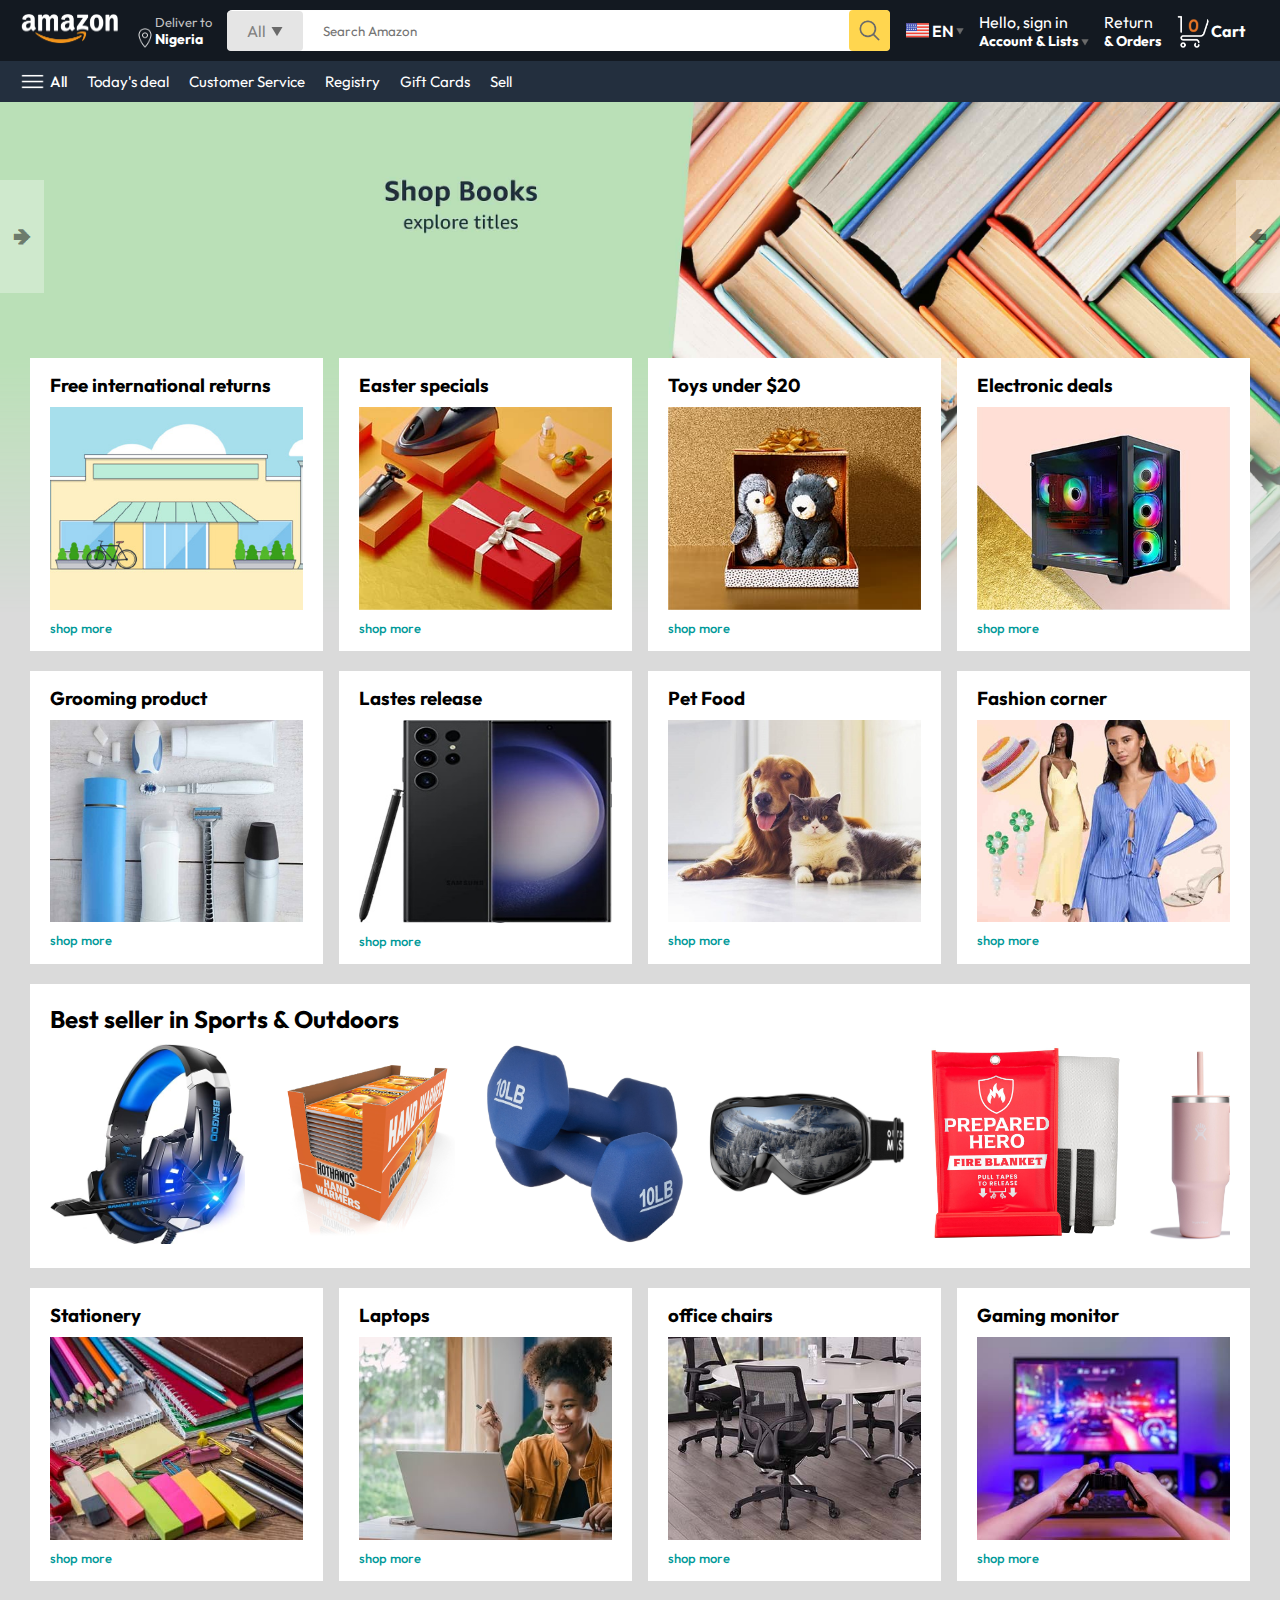
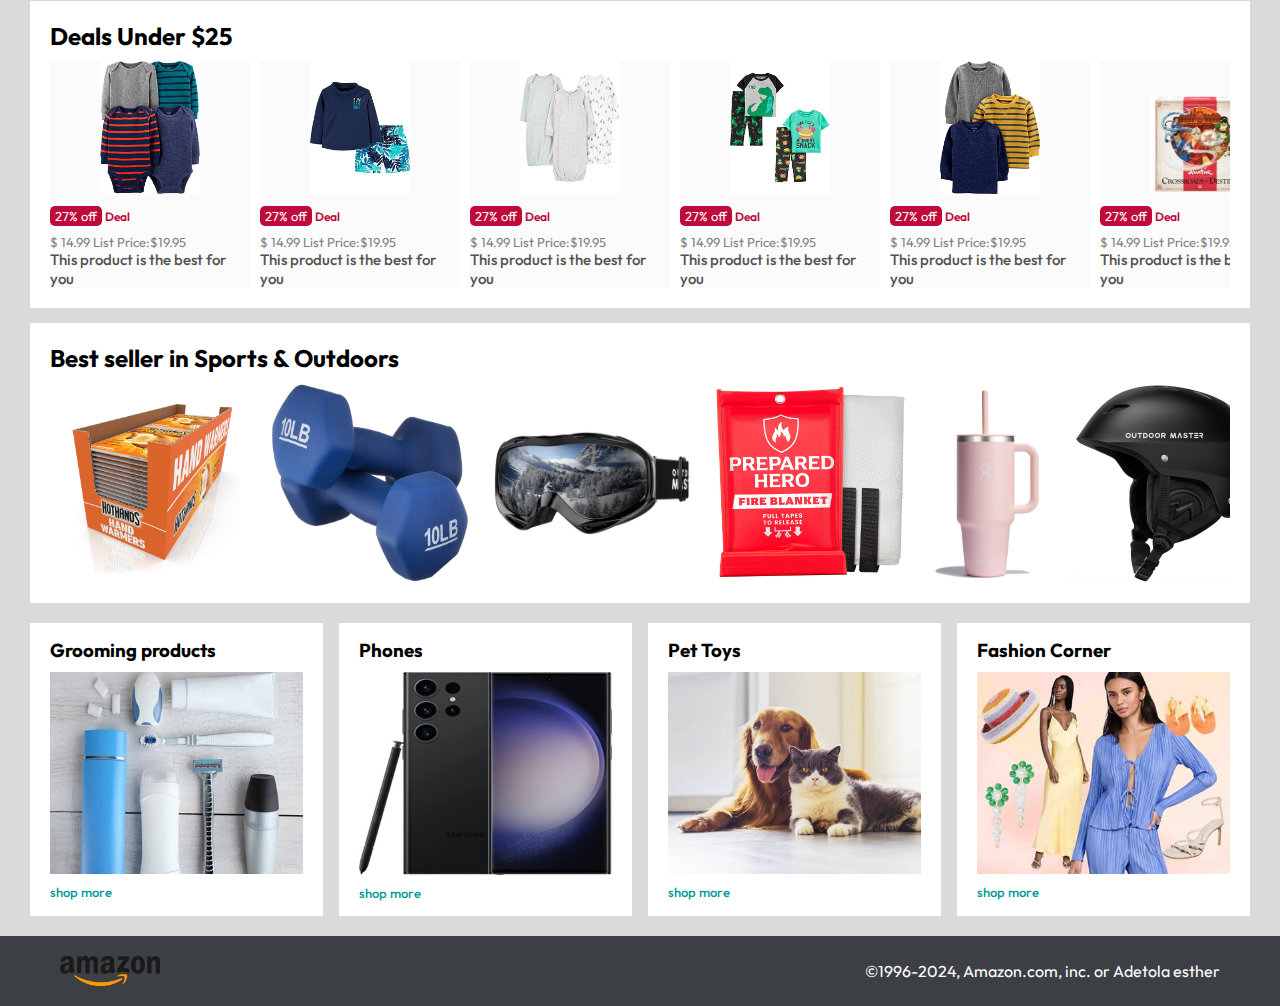
<file: index.html>
<!DOCTYPE html>
<html lang="en">
<head>
    <meta charset="UTF-8">
    <meta name="viewport" content="width=device-width, initial-scale=1.0">
    <link rel="stylesheet" href="style.css">
    <title>amazon clone</title>
</head>
<body>
    <nav>
        <!--The img tag is nexted inside the a tag so it will always refresh the webpage whenever the image is clicked-->
        <a href="/"> 
            <img src="assets/amazon_logo.png" width="100";>
        </a>
        <div class="nav-country">
           <img src="assets/location_icon.png" height="20">
           <div>
            
                <p>Deliver to</p>
                <h1>Nigeria</h1>
           </div>
        </div>
        <div class="nav-search">
            <div class="search-bar">
                <p>All</p>
                <img src="assets/dropdown_icon.png"  height="12">
            </div>
            <input type="text" class="nav-search-input" placeholder="Search Amazon">
            <img src="./assets/search_icon.png" class="nav-search-icon">
         </div>
         <div class="nav-language">
            <img src="assets/us_flag.png" width="25px">
            <p>EN</p>
            <img src="assets/dropdown_icon.png" width="8px" >       
         </div>
         <div class="nav-text">
            <p>Hello, sign in</p>
            <h1>Account & Lists <img src="assets/dropdown_icon.png" width="8px"></h1>
         </div>
   
         <div class="nav-text">
            <p>Return</p>
            <h1>& Orders </h1>
         </div>
         <a href="" class="nav-cart">
            <img src="assets/cart_icon.png" width="35px">
            <h4>Cart</h4>
         </a>
   </nav>

   <div class="nav-bottom">
    <div class="nav-img">
        <img src="assets/menu_icon.png" width="25px">
        <p>All</p>
    </div>
    <p>Today's deal</p>
    <p>Customer Service</p>
    <p>Registry</p>
    <p>Gift Cards</p>
    <p>Sell</p>
   </div>

   <div class="header-slider">
    <a href="#" class="control-a">&#129144</a>
    <a href="#" class="control-b">&#129146</a>
    <ul>
        <img src="assets/header1.jpg" class="header-img">
        <img src="assets/header2.jpg" class="header-img">
        <img src="assets/header3.jpg" class="header-img">
        <img src="assets/header4.jpg" class="header-img">
        <img src="assets/header5.jpg" class="header-img">
        <img src="assets/header6.jpg" class="header-img">
    </ul>
   </div>

   <div class="box-row header-box">
    <div class="box-col">
        <h3>Free international returns</h3>
        <img src="assets/box1-1.jpg">
        <a href="/">shop more</a>
    </div>
    <div class="box-col">
        <h3>Easter specials</h3>
        <img src="assets/box1-2.jpg">
        <a href="/">shop more</a>
    </div>
    <div class="box-col">
        <h3>Toys under $20</h3>
        <img src="assets/box1-3.jpg">
        <a href="/">shop more</a>
    </div>
    <div class="box-col">
        <h3>Electronic deals</h3>
        <img src="assets/box1-4.jpg">
        <a href="/">shop more</a>
    </div>
   </div>


   <div class="box-row">
    <div class="box-col">
        <h3>Grooming product</h3>
        <img src="assets/box2-1.jpg">
        <a href="/">shop more</a>
    </div>
    <div class="box-col">
        <h3>Lastes release</h3>
        <img src="assets/box2-2.jpg">
        <a href="/">shop more</a>
    </div>
    <div class="box-col">
        <h3>Pet Food</h3>
        <img src="assets/box2-3.jpg">
        <a href="/">shop more</a>
    </div>
    <div class="box-col">
        <h3>Fashion corner</h3>
        <img src="assets/box2-4.jpg">
        <a href="/">shop more</a>
    </div>
   </div>

   <div class="products-slider">
    <h2>Best seller in Sports & Outdoors</h2>
    <div class="products" >
        <a href="/product.html">
        <img src="assets/product_img.jpg">
    </a>
        <img src="assets/product1-1.jpg">
        <img src="assets/product1-2.jpg">
        <img src="assets/product1-3.jpg">
        <img src="assets/product1-4.jpg">
        <img src="assets/product1-5.jpg">
        <img src="assets/product1-6.jpg">
        <img src="assets/product1-7.jpg">
        <img src="assets/product1-8.jpg">
        <img src="assets/product1-9.jpg">
        <img src="assets/product1-10.jpg">
    </div>
   </div>
 
   <div class="box-row">
    <div class="box-col">
        <h3>Stationery</h3>
        <img src="assets/box3-1.jpg">
        <a href="/">shop more</a>
    </div>
    <div class="box-col">
        <h3>Laptops</h3>
        <img src="assets/box3-2.jpg">
        <a href="/">shop more</a>
    </div>
    <div class="box-col">
        <h3>office chairs</h3>
        <img src="assets/box3-3.jpg">
        <a href="/">shop more</a>
    </div>
    <div class="box-col">
        <h3>Gaming monitor</h3>
        <img src="assets/box3-4.jpg">
        <a href="/">shop more</a>
    </div>
   </div>

   <div class="products-slider-with-price">
    <h2>Deals Under $25</h2>
    <div class="products">
        
        <div class="product-card">
            <div class="product-img-container">
                <img src="assets/product2-1.jpg">
            </div>
            <div class="product-offer">
                <p>27% off</p> <span>Deal</span>
            </div>
            <p class="product-price">$ <span>14.99</span> List Price:$19.95</p>
            <h4>This product is the best for you</h4>

        </div>

        <div class="product-card">
            <div class="product-img-container">
                <img src="assets/product2-2.jpg">
            </div>
            <div class="product-offer">
                <p>27% off</p> <span>Deal</span>
            </div>
            <p class="product-price">$ <span>14.99</span> List Price:$19.95</p>
            <h4>This product is the best for you</h4>

        </div>
   
        <div class="product-card">
            <div class="product-img-container">
                <img src="assets/product2-3.jpg">
            </div>
            <div class="product-offer">
                <p>27% off</p> <span>Deal</span>
            </div>
            <p class="product-price">$ <span>14.99</span> List Price:$19.95</p>
            <h4>This product is the best for you</h4>

        </div>
   
        <div class="product-card">
            <div class="product-img-container">
                <img src="assets/product2-4.jpg">
            </div>
            <div class="product-offer">
                <p>27% off</p> <span>Deal</span>
            </div>
            <p class="product-price">$ <span>14.99</span> List Price:$19.95</p>
            <h4>This product is the best for you</h4>

        </div>
   
        <div class="product-card">
            <div class="product-img-container">
                <img src="assets/product2-5.jpg">
            </div>
            <div class="product-offer">
                <p>27% off</p> <span>Deal</span>
            </div>
            <p class="product-price">$ <span>14.99</span> List Price:$19.95</p>
            <h4>This product is the best for you</h4>

        </div>
   
        <div class="product-card">
            <div class="product-img-container">
                <img src="assets/product2-6.jpg">
            </div>
            <div class="product-offer">
                <p>27% off</p> <span>Deal</span>
            </div>
            <p class="product-price">$ <span>14.99</span> List Price:$19.95</p>
            <h4>This product is the best for you</h4>

        </div>
   
        <div class="product-card">
            <div class="product-img-container">
                <img src="assets/product2-7.jpg">
            </div>
            <div class="product-offer">
                <p>27% off</p> <span>Deal</span>
            </div>
            <p class="product-price">$ <span>14.99</span> List Price:$19.95</p>
            <h4>This product is the best for you</h4>

        </div>
   
        <div class="product-card">
            <div class="product-img-container">
                <img src="assets/product2-8.jpg">
            </div>
            <div class="product-offer">
                <p>27% off</p> <span>Deal</span>
            </div>
            <p class="product-price">$ <span>14.99</span> List Price:$19.95</p>
            <h4>This product is the best for you</h4>

        </div>
   
        <div class="product-card">
            <div class="product-img-container">
                <img src="assets/product2-9.jpg">
            </div>
            <div class="product-offer">
                <p>27% off</p> <span>Deal</span>
            </div>
            <p class="product-price">$ <span>14.99</span> List Price:$19.95</p>
            <h4>This product is the best for you</h4>

        </div>
   
        <div class="product-card">
            <div class="product-img-container">
                <img src="assets/product2-10.jpg">
            </div>
            <div class="product-offer">
                <p>27% off</p> <span>Deal</span>
            </div>
            <p class="product-price">$ <span>14.99</span> List Price:$19.95</p>
            <h4>This product is the best for you</h4>

        </div>
   
        <div class="product-card">
            <div class="product-img-container">
                <img src="assets/product2-11.jpg">
            </div>
            <div class="product-offer">
                <p>27% off</p> <span>Deal</span>
            </div>
            <p class="product-price">$ <span>14.99</span> List Price:$19.95</p>
            <h4>This product is the best for you</h4>

        </div>
   

    </div>
   </div>

   
   <div class="products-slider">
    <h2>Best seller in Sports & Outdoors</h2>
    <div class="products" >
        <img src="assets/product1-1.jpg">
        <img src="assets/product1-2.jpg">
        <img src="assets/product1-3.jpg">
        <img src="assets/product1-4.jpg">
        <img src="assets/product1-5.jpg">
        <img src="assets/product1-6.jpg">
        <img src="assets/product1-7.jpg">
        <img src="assets/product1-8.jpg">
        <img src="assets/product1-9.jpg">
        <img src="assets/product1-10.jpg">
    </div>
   </div>

   <div class="box-row">
    <div class="box-col">
        <h3>Grooming products</h3>
        <img src="assets/box2-1.jpg">
        <a href="/">shop more</a>
    </div>
    <div class="box-col">
        <h3>Phones</h3>
        <img src="assets/box2-2.jpg">
        <a href="/">shop more</a>
    </div>
    <div class="box-col">
        <h3>Pet Toys</h3>
        <img src="assets/box2-3.jpg">
        <a href="/">shop more</a>
    </div>
    <div class="box-col">
        <h3>Fashion Corner</h3>
        <img src="assets/box2-4.jpg">
        <a href="/">shop more</a>
    </div>
   </div>
<footer>
    <img src="assets/amazon_logo_dark.png" width="100">
    <p> ©1996-2024, Amazon.com, inc. or Adetola esther</p>
</footer>
   <script src="script.js"></script>
</body>
</html>
</file>
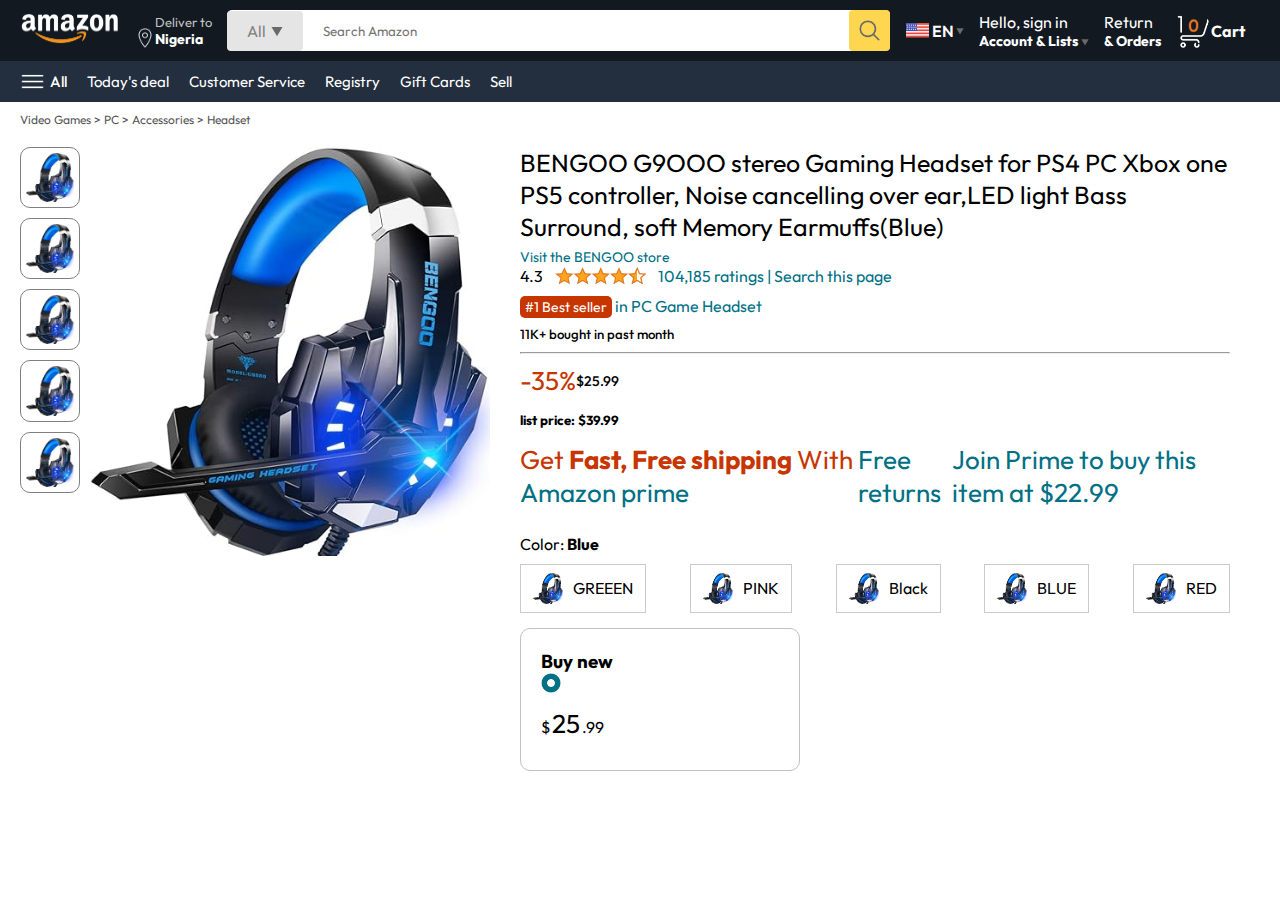
<file: product.html>
<!DOCTYPE html>
<html lang="en">
<head>
    <meta charset="UTF-8">
    <meta name="viewport" content="width=device-width, initial-scale=1.0">
    <title>Product page</title>
    <link rel="stylesheet" href="style.css">
    <link rel="stylesheet" href="product.css">
    
</head>
<body>
    <nav>
        <!--The img tag is nexted inside the a tag so it will always refresh the webpage whenever the image is clicked-->
        <a href="/"> 
            <img src="assets/amazon_logo.png" width="100";>
        </a>
        <div class="nav-country">
           <img src="assets/location_icon.png" height="20">
           <div>
            
                <p>Deliver to</p>
                <h1>Nigeria</h1>
           </div>
        </div>
        <div class="nav-search">
            <div class="search-bar">
                <p>All</p>
                <img src="assets/dropdown_icon.png"  height="12">
            </div>
            <input type="text" class="nav-search-input" placeholder="Search Amazon">
            <img src="./assets/search_icon.png" class="nav-search-icon">
         </div>
         <div class="nav-language">
            <img src="assets/us_flag.png" width="25px">
            <p>EN</p>
            <img src="assets/dropdown_icon.png" width="8px" >       
         </div>
         <div class="nav-text">
            <p>Hello, sign in</p>
            <h1>Account & Lists <img src="assets/dropdown_icon.png" width="8px"></h1>
         </div>
   
         <div class="nav-text">
            <p>Return</p>
            <h1>& Orders </h1>
         </div>
         <a href="" class="nav-cart">
            <img src="assets/cart_icon.png" width="35px">
            <h4>Cart</h4>
         </a>
   </nav>

   <div class="nav-bottom">
    <div class="nav-img">
        <img src="assets/menu_icon.png" width="25px">
        <p>All</p>
    </div>
    <p>Today's deal</p>
    <p>Customer Service</p>
    <p>Registry</p>
    <p>Gift Cards</p>
    <p>Sell</p>
</div>

<p class="breadcrumb">Video Games > PC > Accessories > Headset</p>
<div class="product-display">
    <div class="product-d-image">
        <div class="product-icon">
            <img src="assets/product_img.jpg" width='60'>
            <img src="assets/product_img.jpg" width='60'>
            <img src="assets/product_img.jpg" width='60'>
            <img src="assets/product_img.jpg" width='60'>
            <img src="assets/product_img.jpg" width='60'>
        </div>
        <div class="product-main-image">
            <img src="assets/product_img.jpg" width='400'>
        </div>
    </div>
    <div class="product-d-details">
        <p class="product-title">
            BENGOO G9OOO stereo Gaming Headset for PS4 PC Xbox one PS5 controller, Noise cancelling over ear,LED light Bass Surround, soft Memory Earmuffs(Blue)

        </p>
        <p class="brand-store">Visit the BENGOO store</p>
        <div class="product-rating">
            <div>
                <div>4.3 <img src="assets/rating_img.png" height="20px">
                </div>
                <p>104,185 ratings | Search this page</p>
            </div>
            <p> <span> #1 Best seller</span> in PC Game Headset</p>
            <h5>11K+ bought in past month</h5>
            <hr>
        </div>
        <div class="product-d-price">
            <div>
                <p>-35%</p>

                <h1>$25.99</h1>
            </div>
            <h5>list price: <span>$39.99</span></h5>
            <div class="gap">
            <p>Get <b>Fast, Free shipping </b> With <span>Amazon  prime</span></p>
            <p> <span> Free returns</span> </p>
            <p><span>Join Prime to buy this item at $22.99</span></p>
            </div>
            
        </div>
        <div class="product-color-selection">
            <p>Color: <b> Blue</b></p>
            <div class="product-color-options">
                <div class="options">
                    <img src="assets/product_img.jpg" width="30px">
                    <p>GREEEN</p>
                </div>
                <div class="options">
                    <img src="assets/product_img.jpg" width="30px">
                    <p>PINK</p>

                </div>
                <div class="options">
                    <img src="assets/product_img.jpg" width="30px">
                    <p>Black</p>
                </div>
                <div class="options">
                    <img src="assets/product_img.jpg" width="30px">
                    <p>BLUE</p>
                </div>
                <div class="options">
                    <img src="assets/product_img.jpg" width="30px">
                    <p>RED</p>

            </div>
        </div>
    </div>
    <div class="product-d-purchase">
        <div class="title">
            <h3>Buy new</h3> <img src="assets/circle_icon.png" width="20px">
        </div>
        <h1 class="price">$<span>25</span>.99</h1>
    </div>
</div>
</body>
</html>
</file>
<file: style.css>
@import url('http://fonts.googleapis.com/css2?family=outfit:wght@400;500;600;700&family=poppins:wght@200;300;400;500;600;700&display=swap');
*{
    padding: 0;
    margin: 0;
    box-sizing: border-box;
    font-family: outfit;

}
body{
    background: #dadada;
}
a{
    text-decoration: none;
    color: inherit;
}
nav{
    display: flex;
    /*so all the elements in the nav bar would align horizontally */
    align-items: center;
    justify-content: space-between;
    background: #131921;
    padding: 10px 20px;
    color: #fff;
}
.nav-country{
    display: flex;
    align-items: end;
    margin-left: 15px;
    font-size: 13px;
    color: #c4c4c4;
}
.nav-country h1{
    color: #fff;
    font-size: 14px;
}
.nav-search{
    flex: 1;
    display: flex;
    align-items: center;
    background: #fff;
    color: gray;
    max-width: 1000px;
    border-radius: 5px;
    margin-left: 15px;
}
.search-bar{
    display: flex;
    align-items: center;
    padding: 10px 20px;
    gap:5px ;
    background: #e5e5e5;
    border-radius: 4px;
}
.nav-search-input{
    border: none;
    outline: none;
    padding-left: 20px;
    width: 100%;
}
.nav-search-icon{
   max-width: 41px; 
   padding: 8px;
   background: #ffd64f;
   border-radius: 4px;
}
.nav-language{
    display: flex;
    align-items: center;
    gap: 2px;
    font-weight: 600;
    margin-left: 15px;
}
.nav-text{
    margin-left: 15px;
}
.nav-text h1{
    font-size:14px ;
}
.nav-cart{
    display: flex;
    align-items: center;
    margin: 0px 15px;
}
.nav-bottom{
    display: flex;
    align-items: center;
    gap: 20px;
    padding: 8px 20px;
    background: #232f3e;
    color: #fff;
    font-size: 15px;
}
.nav-img{
    display: flex;
    align-items: center;
    gap: 5px;
    font-weight: 500;
}
.header-slider ul{
    display: flex;
    overflow-y: hidden;
}
.header-img{
    max-width: 100%;
    mask-image: linear-gradient(to bottom, #000000 50%, transparent 100%);
}
.header-slider a{
    position: absolute;
    top: 20%;
    z-index: 1;
    padding: 5vh 1vw;
    background: #ffffff4f;
    color: #0000007b;
    text-decoration: none;
    font-weight: 600;
    font-size: 18px;
    cursor: pointer;
}
.control-a{
    right: 0;
}
.box-row{
    display: flex;
    flex-wrap: wrap;
    row-gap: 20px;
    justify-content: space-between;
    margin: 20px 30px;
}
.box-col{
    display: flex;
    flex-direction: column;
    gap: 10px;
    padding: 15px 20px;
    background: #fff;
    max-width: 24%;
    min-height: 200px;
    z-index: 1;
}
.box-col a{
    font-size: 13px;
    color: #009999;
    font-weight: 500;
}
.header-box{
    margin-top: -20vw;
}
.products-slider{
    background: #fff;
    margin: 0 30px;
    padding: 20px;
    margin-bottom: 15px;
}
.products-slider .products{
    display: flex;
    overflow-x: auto;
    gap: 20px;
    margin-top: 10px;

}
.products-slider .products img{
    max-width: 200px;
    max-height: 200px;
}
.products-slider .products::-webkit-scrollbar{
    display: none;
}
.products-slider-with-price{
    background: #fff;
    margin: 0 30px;
    padding: 20px;
    margin-bottom: 15px;
}
.products-slider-with-price .products{
    display: flex;
    overflow-x: auto;
    gap: 10px;
    margin-top: 10px;
}
.products-slider-with-price .products::-webkit-scrollbar{
    display: none;
}
.product-card{
    display: flex;
    flex-direction: column;
    justify-content: end;
    min-width: 200px;
    background: #fbfbfb;
}
.product-card img{
    width: 100px;
    margin: 0 50px;
}
.product-offer p{
    background: #be0b3b;
    color: #fff;
    display: inline-block;
    padding: 2px 5px;
    margin: 8px 0;
    font-size: 13px;
    border-radius: 5px;
}
.product-offer span{
    color: #be0b3b;
    font-weight: 600;
    font-size: 12px;
}
.product-price{
    color: gray;
    font-size: 13px;
}
.product-card h4{
    color: #525252;
    font-size: 15px;
    font-weight: 500;
}
footer{
    display: flex;
    justify-content: space-between;
    align-items: center;
    color: #fff;
    background: #3c3f44;
    padding: 20px 60px;
}
</file>
<file: product.css>
.breadcrumb{
    padding: 10px 20px;
    font-size: 12px;
    color: #565656; 
}
body{
   background: #fff; 
}
.product-display{
min-height: 100%;
padding: 10px 20px;
display: flex;
}
.product-d-image{
    display: flex;
    gap: 10px;
}
.product-icon{
    display: flex;
    flex-direction: column;
    gap: 10px;
}
.product-icon img{
    border: 1px solid gray;
    padding: 5px;
    border-radius: 10px;
}
.product-d-details{
    margin: 0 30px;

}
.product-title{
    font-size: 25px;
}
.brand-store{
    margin-top: 5px;
    color: #007185;
    font-size: 14px;
}
.product-rating{
    display: flex;
    flex-direction: column;
    gap: 10px;
}
.product-rating div{
    display: flex;
    align-items: center;
    gap: 10px;
}
.product-rating p{
    color: #007185;
}
.product-rating p span{
    color: #fff;
    background-color: #c73500;
    padding: 2px 5px;
    border-radius: 5px;
    font-size: 14px;
}
.product-rating h5{
    font-weight: 500;
}
.product-d-price{
    display: flex;
    flex-direction:column ;
    gap: 5px;
}
.product-d-price div{
    display: flex;
    align-items: center;
    grid-area: 10px;
    margin: 10px 0;
}
.product-d-price div p{
    font-size: 26px;
    color: #c73500;
}
.product-d-price div h1{
    font-size: 14px;
    font-weight: 500;
}
.product-d-price div h5{
    color: #565656;
    font-weight: 400;
}
.product-d-price div h1 span{
    font-weight: 26px;
    font-weight: 500;
}
.product-d-price div h5 span{
    text-decoration: line-through;
}
.product-d-price p span{
    color: #007185;
}
.product-color-selection{
    margin: 15px 0;
}
.product-color-options{
    display: flex;
    justify-content: space-between;
    margin-top: 10px;
}
.options{
    display: flex;
    align-items: center;
    padding: 8px 12px;
    border: 1px solid #cbcbcb;
    gap: 10px;
}
.product-d-purchase{
    width: 100%;
    max-width: 280px;
    border-radius: 10px;
    border: 1px solid #c1c1c1;
    padding: 20px;
}
.product-d-purchase title{
   display: flex;
   justify-content: space-between; 
   align-items: center;
}
.product-d-purchase .price{
    font-size: 16px;
    font-weight: 400;
    margin: 10px 0;

}
.product-d-purchase .price span{
    font-size: 26px;
    padding: 2px;
}
.product-d-purchase .gap{
    margin: 10px 0;
}
.product-d-purchase p span{
    color: #007185;
    font-size: 8px;
}
</file>
